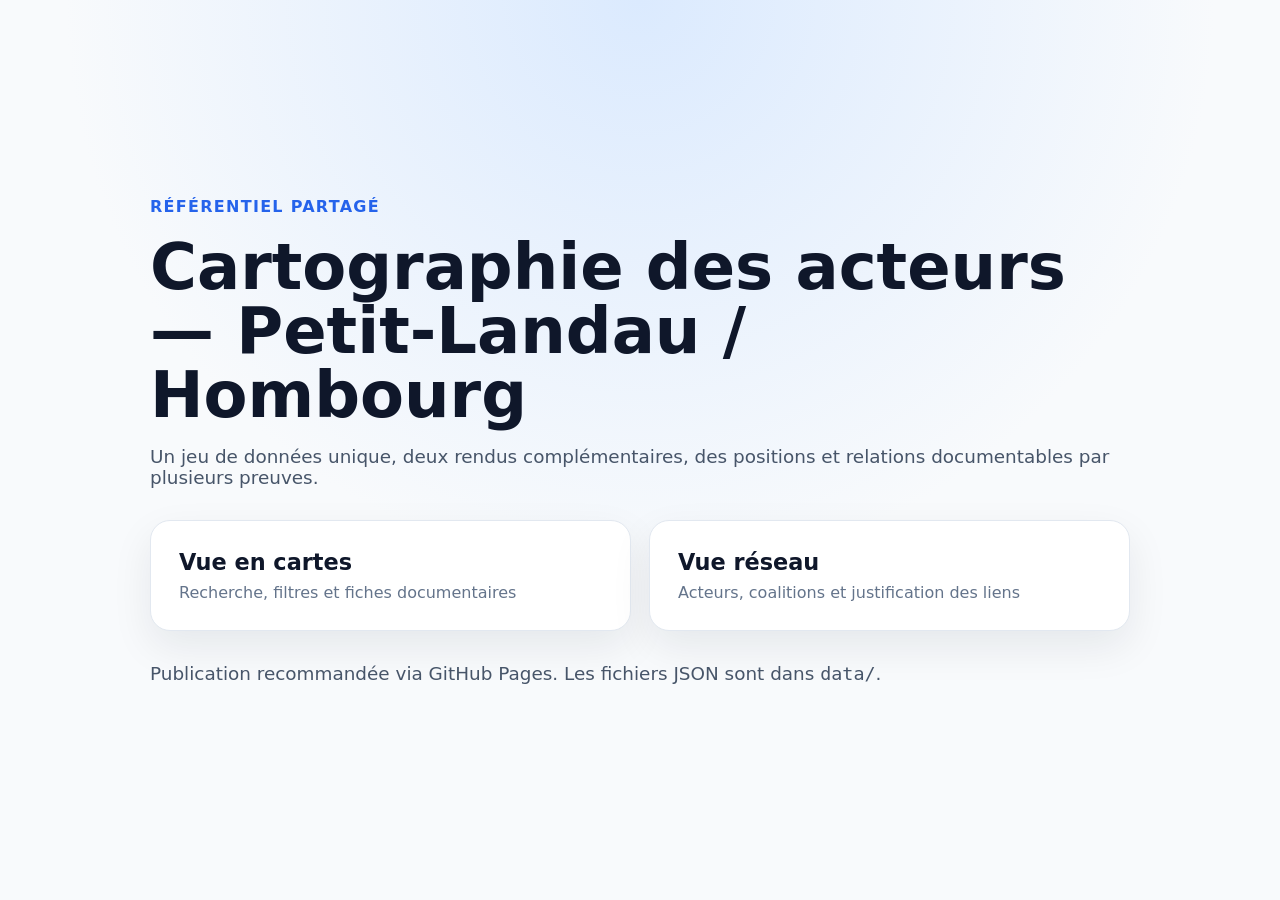
<file: index.html>
<!doctype html><html lang="fr"><head><meta charset="utf-8"><meta name="viewport" content="width=device-width,initial-scale=1"><title>Petit-Landau / Hombourg</title><link rel="stylesheet" href="assets/css/common.css"></head><body><main class="landing"><div class="hero"><span class="eyebrow">Référentiel partagé</span><h1>Cartographie des acteurs — Petit-Landau / Hombourg</h1><p>Un jeu de données unique, deux rendus complémentaires, des positions et relations documentables par plusieurs preuves.</p><div class="choices"><a class="choice" href="apps/cards/"><strong>Vue en cartes</strong><span>Recherche, filtres et fiches documentaires</span></a><a class="choice" href="apps/network/"><strong>Vue réseau</strong><span>Acteurs, coalitions et justification des liens</span></a></div><p class="notice">Publication recommandée via GitHub Pages. Les fichiers JSON sont dans <code>data/</code>.</p></div></main></body></html>
</file>
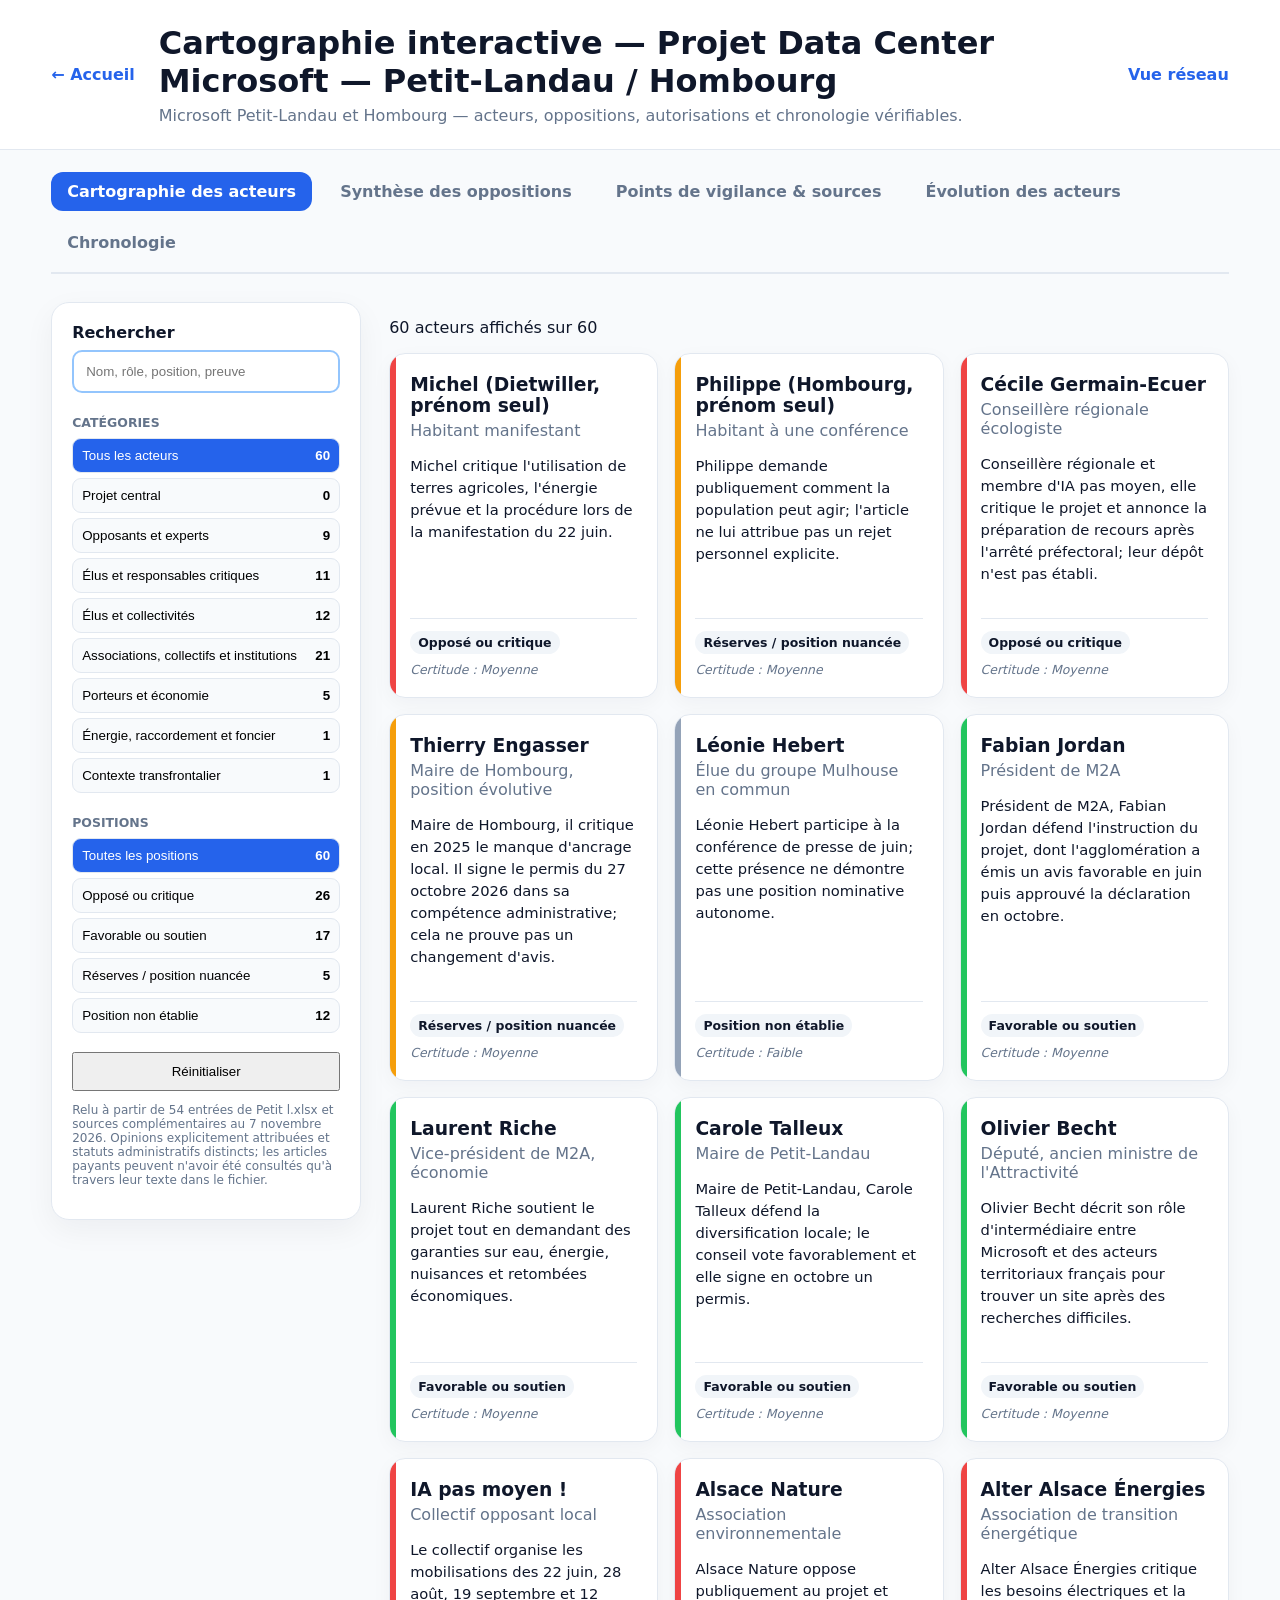
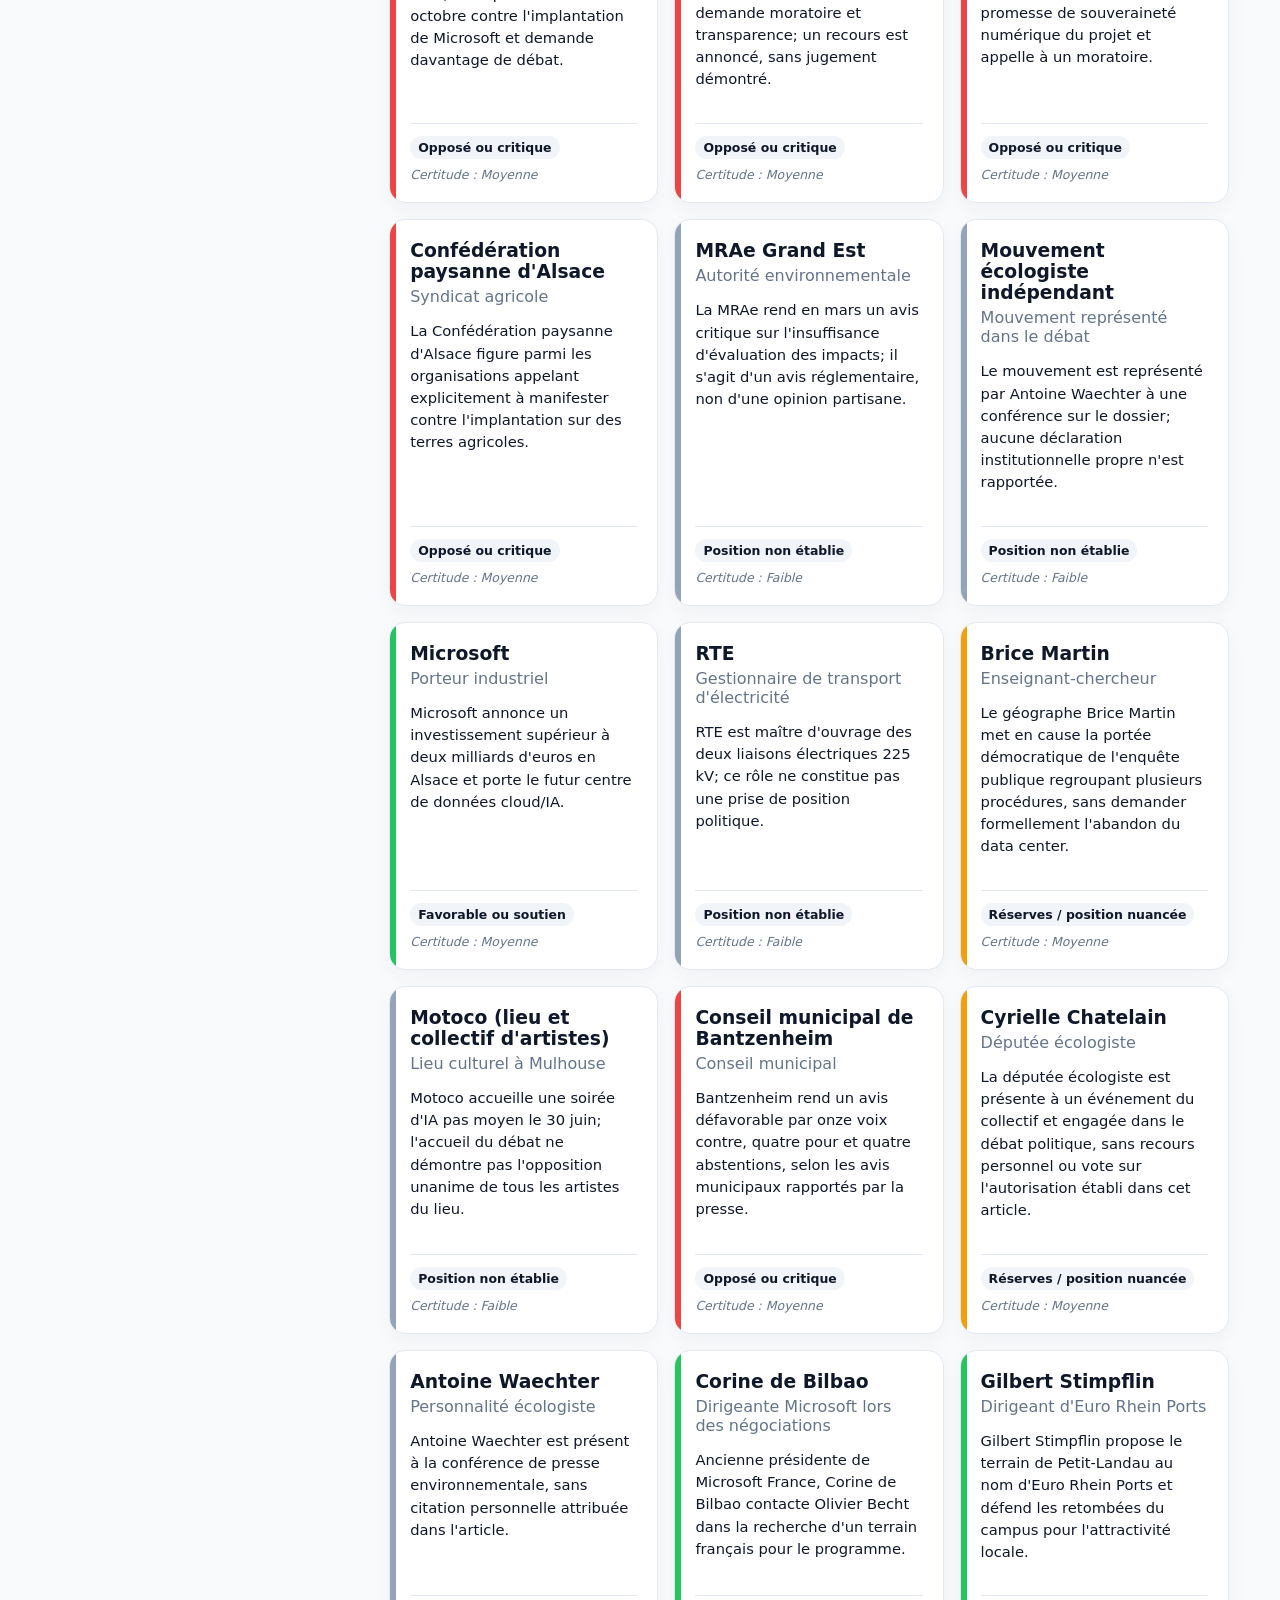
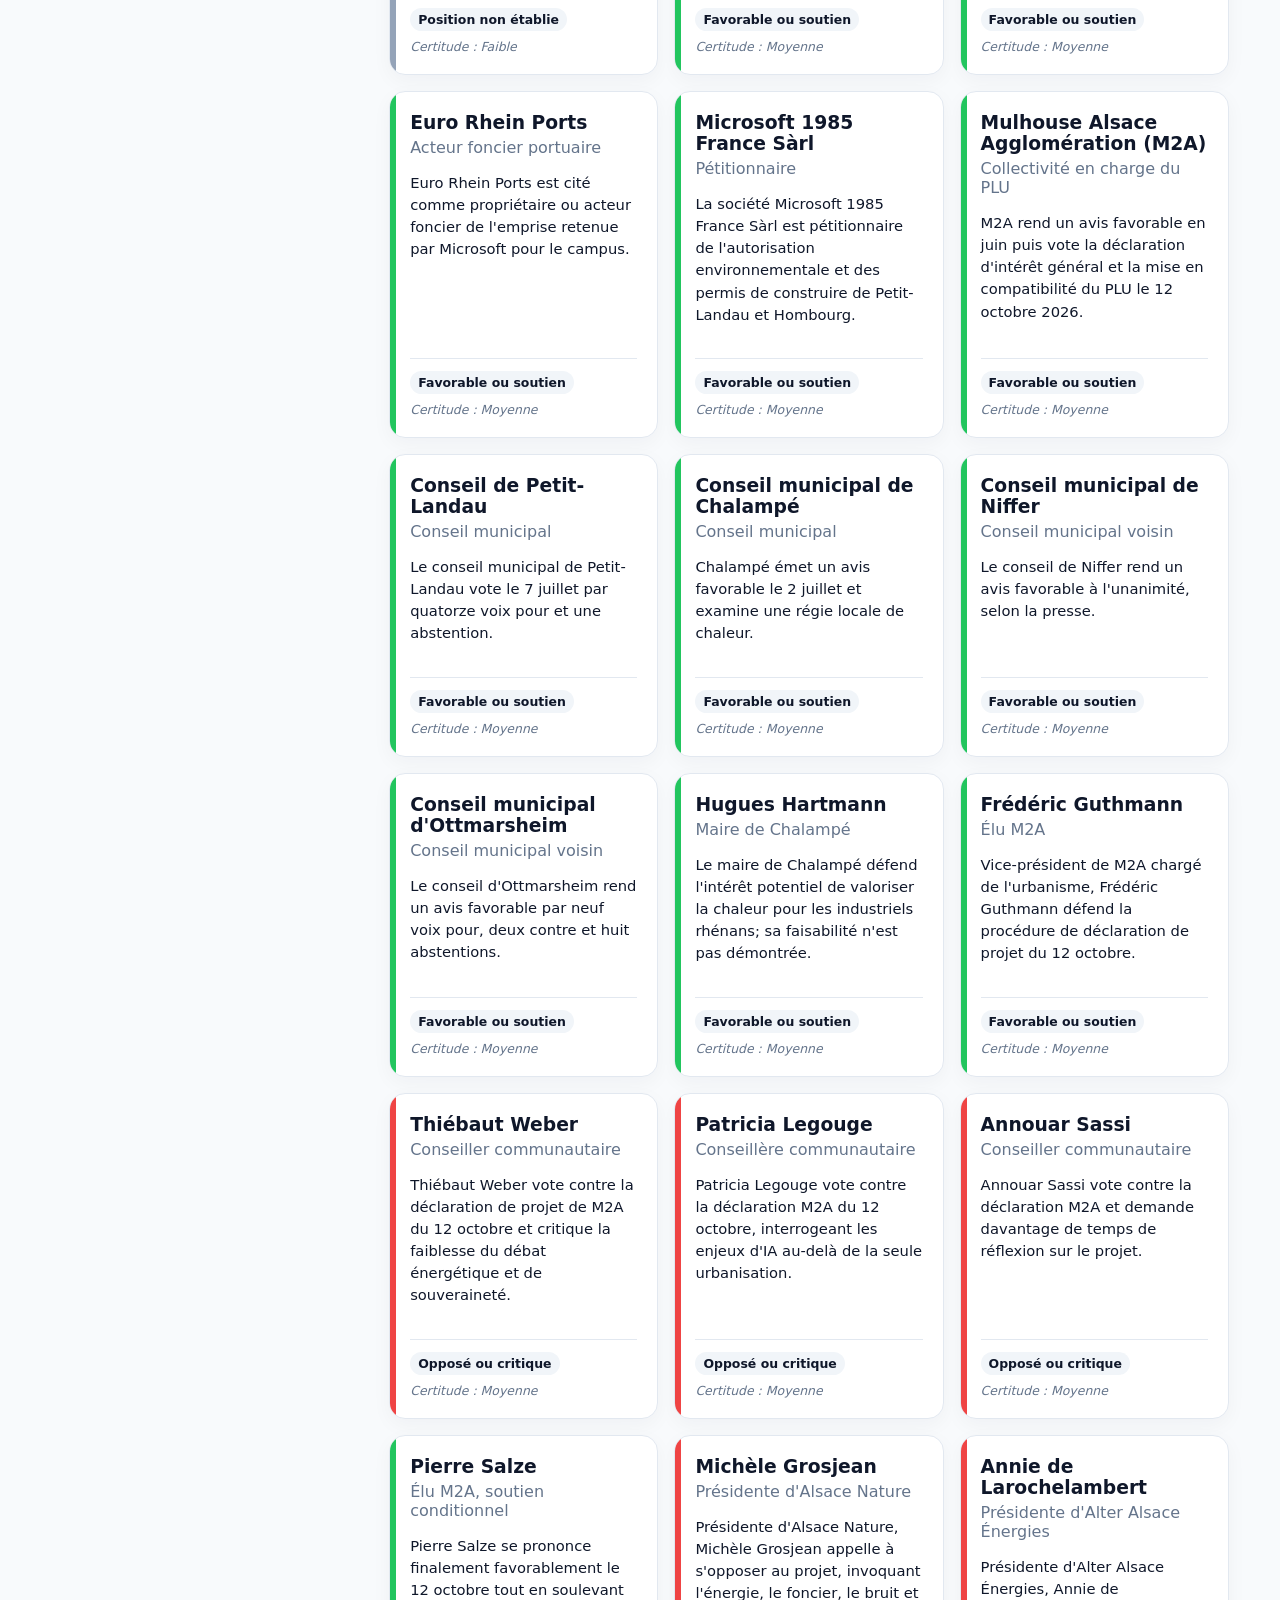
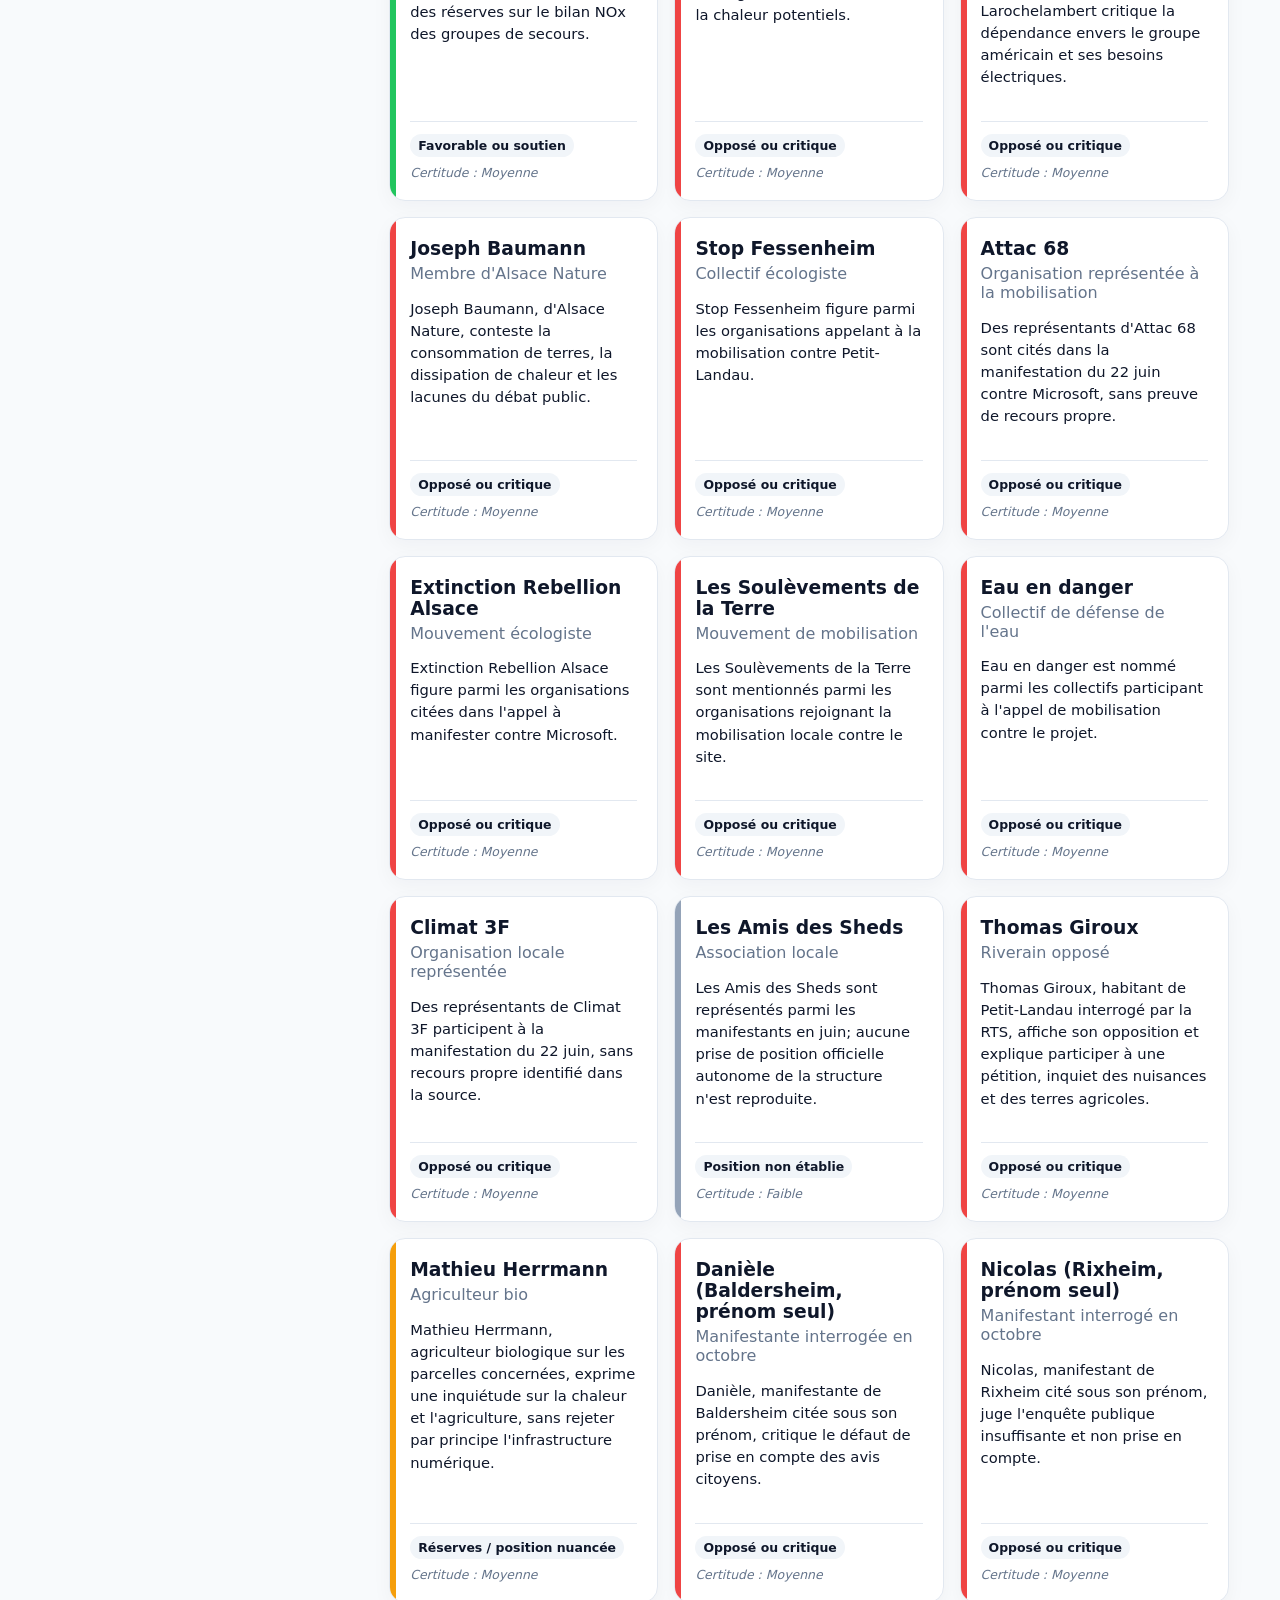
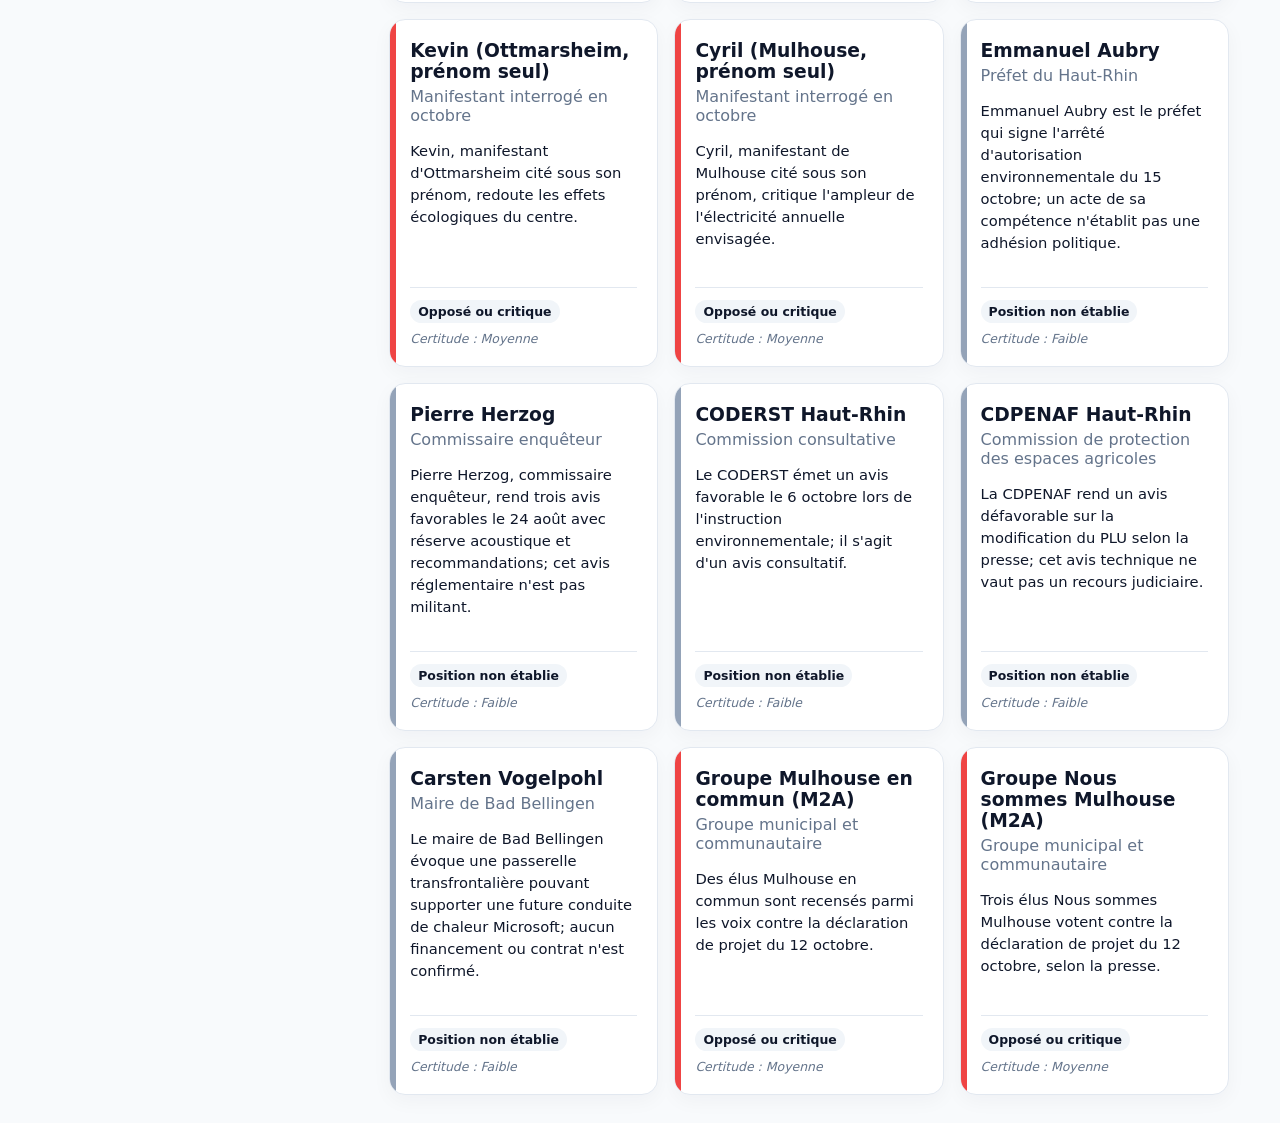
<file: apps/cards/index.html>
<!doctype html><html lang="fr"><head><meta charset="utf-8"><meta name="viewport" content="width=device-width,initial-scale=1"><title>Vue en cartes — Petit-Landau / Hombourg</title><link rel="stylesheet" href="../../assets/css/cards.css"><link rel="stylesheet" href="../../assets/css/evolution.css"></head><body><header><a href="../../">← Accueil</a><div><h1 id="title"></h1><p id="subtitle"></p></div><a class="switch" href="../network/">Vue réseau</a></header><nav class="tabs" aria-label="Navigation de la cartographie"><button class="tab active" data-tab="carto" aria-selected="true">Cartographie des acteurs</button><button class="tab" data-tab="griefs" aria-selected="false">Synthèse des oppositions</button><button class="tab" data-tab="watch" aria-selected="false">Points de vigilance &amp; sources</button><button class="tab" data-tab="evolution" aria-selected="false">Évolution des acteurs</button><button class="tab" data-tab="timeline" aria-selected="false">Chronologie</button></nav><section class="tab-pane active" id="tab-carto"><main class="layout"><aside><label>Rechercher<input id="search" type="search" placeholder="Nom, rôle, position, preuve"></label><section><h2>Catégories</h2><div id="categories"></div></section><section><h2>Positions</h2><div id="stances"></div></section><button id="reset">Réinitialiser</button><p class="data-notice" id="notice"></p></aside><section><p id="count"></p><div id="grid" class="grid"></div></section></main></section><section class="tab-pane" id="tab-griefs"><main class="summary-wrap"><div id="griefGrid" class="griefGrid"></div></main></section><section class="tab-pane" id="tab-watch"><main class="summary-wrap"><article class="listCard"><h2>🔍 Points de vigilance majeurs</h2><ul id="vigilance"></ul></article><article class="listCard"><h2>📰 Médias et sources répertoriés</h2><ul id="sources"></ul></article></main></section><section class="tab-pane" id="tab-evolution"><main class="summary-wrap"><div id="evolution-root"></div></main></section><section class="tab-pane" id="tab-timeline"><main class="summary-wrap"><div id="timelineGrid" class="griefGrid"></div><article class="listCard" style="margin-top:24px"><h2>Repères techniques</h2><div id="factGrid" class="griefGrid"></div></article></main></section><dialog id="dialog"><button class="close" aria-label="Fermer">×</button><div id="detail"></div></dialog><script type="module" src="../../assets/js/cards.js"></script></body></html>
</file>
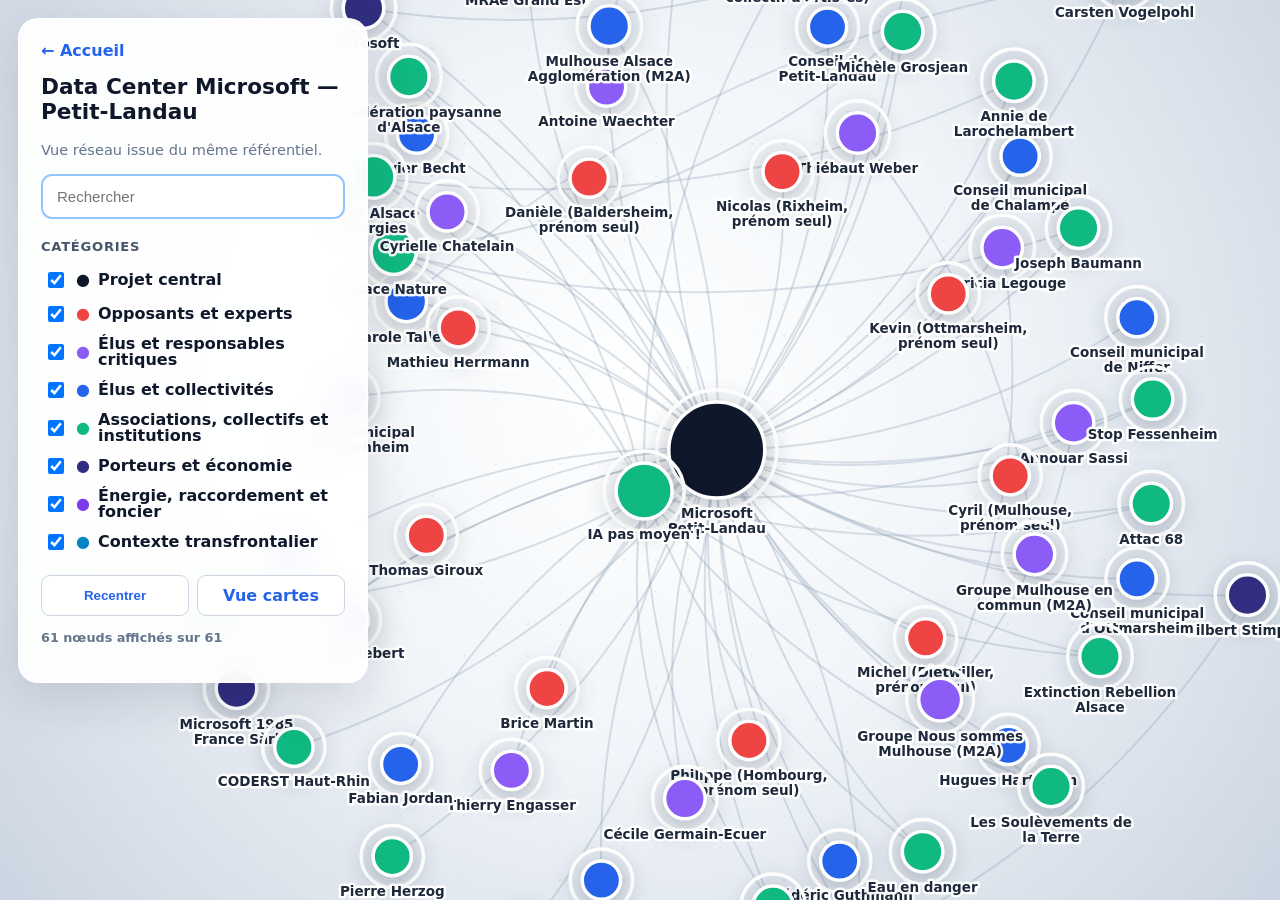
<file: apps/network/index.html>
<!doctype html><html lang="fr"><head><meta charset="utf-8"><meta name="viewport" content="width=device-width,initial-scale=1"><title>Vue réseau — Petit-Landau / Hombourg</title><link rel="stylesheet" href="../../assets/css/network.css"></head><body><div id="app"><svg id="svg"></svg><aside class="left"><a href="../../">← Accueil</a><h1>Data Center Microsoft — Petit-Landau</h1><p>Vue réseau issue du même référentiel.</p><input id="search" type="search" placeholder="Rechercher"><h2>Catégories</h2><div id="filters"></div><div class="buttons"><button id="center">Recentrer</button><a href="../cards/">Vue cartes</a></div><p id="count"></p></aside><aside id="panel" class="right"><button id="close">×</button><div id="details"></div></aside><div id="tip"></div></div><script type="module" src="../../assets/js/network.js"></script></body></html>
</file>
<file: assets/css/common.css>
*{box-sizing:border-box}body{margin:0;font-family:Inter,system-ui,-apple-system,"Segoe UI",sans-serif;background:#f8fafc;color:#0f172a}a{color:inherit}.landing{min-height:100vh;display:grid;place-items:center;padding:32px;background:radial-gradient(circle at top,#dbeafe,#f8fafc 52%)}.hero{max-width:980px}.eyebrow{color:#2563eb;font-weight:800;text-transform:uppercase;letter-spacing:.08em}.hero h1{font-size:clamp(2.2rem,5vw,4.6rem);line-height:1;margin:.3em 0}.hero p{font-size:1.15rem;color:#475569}.choices{display:grid;grid-template-columns:repeat(2,minmax(0,1fr));gap:18px;margin:32px 0}.choice{display:flex;flex-direction:column;gap:8px;text-decoration:none;background:white;padding:28px;border-radius:20px;border:1px solid #e2e8f0;box-shadow:0 16px 40px rgba(15,23,42,.08);transition:.2s}.choice:hover{transform:translateY(-4px);border-color:#60a5fa}.choice strong{font-size:1.4rem}.choice span,.notice{color:#64748b}@media(max-width:700px){.choices{grid-template-columns:1fr}}
</file>
<file: assets/css/cards.css>
:root{--blue:#2563eb;--border:#e2e8f0}*{box-sizing:border-box}body{margin:0;font-family:Inter,system-ui,sans-serif;background:#f8fafc;color:#0f172a}header{display:flex;align-items:center;gap:24px;padding:24px 4vw;background:white;border-bottom:1px solid var(--border)}header div{flex:1}header h1{margin:0 0 6px}header p{margin:0;color:#64748b}.switch,header>a{color:var(--blue);font-weight:700;text-decoration:none}.layout{display:grid;grid-template-columns:310px 1fr;gap:28px;padding:28px 4vw}aside{position:sticky;top:18px;align-self:start;background:white;border:1px solid var(--border);border-radius:18px;padding:20px;box-shadow:0 10px 30px #0f172a0d}label{font-weight:800}input{width:100%;margin-top:8px;padding:12px;border:2px solid #93c5fd;border-radius:10px}aside h2{font-size:.78rem;text-transform:uppercase;color:#64748b;margin:22px 0 8px}.filter{width:100%;display:flex;justify-content:space-between;margin:5px 0;padding:9px;border:1px solid var(--border);background:#f8fafc;border-radius:9px;cursor:pointer}.filter.active{background:var(--blue);color:white}#reset{width:100%;padding:10px;margin-top:14px}.data-notice{font-size:.75rem;color:#64748b}.grid{display:grid;grid-template-columns:repeat(auto-fill,minmax(245px,1fr));gap:16px}.card{position:relative;display:flex;flex-direction:column;background:white;border:1px solid var(--border);border-radius:16px;padding:20px;min-height:260px;box-shadow:0 6px 20px #0f172a0a;cursor:pointer;overflow:hidden;transition:transform .2s,box-shadow .2s}.card:before{content:"";position:absolute;inset:0 auto 0 0;width:6px;background:var(--stance)}.card:hover{transform:translateY(-3px);box-shadow:0 12px 30px #0f172a14}.card h3{margin:0 0 5px}.role,.muted{color:#64748b}.position{font-size:.92rem;line-height:1.5;flex:1}.footer{display:flex;flex-direction:column;align-items:flex-start;gap:8px;margin-top:18px;padding-top:12px;border-top:1px solid var(--border);font-size:.78rem}.badge{display:inline-flex;padding:4px 8px;border-radius:999px;background:#f1f5f9;font-weight:800}.footer span:last-child{display:block;color:#64748b;font-style:italic}dialog{width:min(760px,calc(100% - 28px));border:0;border-radius:20px;padding:28px;box-shadow:0 30px 80px #0f172a55}dialog::backdrop{background:#0f172a99}.close{float:right;border:0;background:#e2e8f0;border-radius:50%;width:34px;height:34px}.proof{padding:12px;margin:10px 0;background:#f8fafc;border-left:4px solid var(--blue);border-radius:8px}.relation{padding:12px;border:1px solid var(--border);border-radius:10px;margin:8px 0}.relation button{border:0;background:none;color:var(--blue);font-weight:800;cursor:pointer}@media(max-width:850px){.layout{grid-template-columns:1fr}aside{position:static}header{align-items:flex-start;flex-wrap:wrap}}

/* Extension strictement limitée aux deux onglets de synthèse. */
.tabs{display:flex;gap:12px;flex-wrap:wrap;margin:22px 4vw 0;padding-bottom:10px;border-bottom:2px solid var(--border)}
.tab{font:inherit;font-weight:650;border:0;border-radius:12px;background:transparent;color:#64748b;padding:10px 16px;cursor:pointer}
.tab:hover{background:#e2e8f0;color:#0f172a}
.tab.active{background:#2563eb;color:white}
.tab-pane{display:none}.tab-pane.active{display:block}
.summary-wrap{padding:28px 4vw;max-width:1560px;margin:auto}
.griefGrid{display:grid;grid-template-columns:repeat(auto-fill,minmax(365px,1fr));gap:20px}
.griefCard,.listCard{border:1px solid var(--border);border-radius:16px;padding:24px;background:white;box-shadow:0 6px 20px #0f172a0a;line-height:1.55}
.griefCard h2,.listCard h2{font-size:1.15rem;margin:0 0 12px}
.griefCard p{margin:0}.listCard{margin-bottom:20px}.listCard li{margin-bottom:12px}
@media(max-width:700px){.griefGrid{grid-template-columns:1fr}.tabs{gap:6px}.tab{flex:1 1 100%;text-align:left}}

.source-citations{margin-top:14px;padding-top:11px;border-top:1px solid #e2e8f0;font-size:.78rem;line-height:1.7;color:#475569}.source-citations a{color:#2563eb}#sources li small{display:block;margin-top:2px;font-size:.76rem}.chrono-date{color:#1d4ed8;font-size:.78rem;font-weight:800}.chrono-forecast .chrono-date{color:#b45309}#tab-timeline .griefCard p{margin:10px 0;line-height:1.55}
</file>
<file: assets/css/evolution.css>
/* Styles isolés de l'onglet Évolution */
.evolution-app { display: grid; gap: 22px; }
.evolution-top { display: flex; align-items: center; justify-content: space-between; gap: 20px; flex-wrap: wrap; }
.evolution-top h2 { margin: 0 0 4px; font-size: 1.55rem; }
.evolution-top p { margin: 0; color: var(--muted, #64748b); }
.evolution-modes { display: flex; gap: 5px; padding: 5px; border-radius: 12px; background: #e2e8f0; }
.evolution-modes button { border: 0; padding: 10px 16px; border-radius: 9px; cursor: pointer; background: transparent; color: #475569; font-weight: 700; }
.evolution-modes button.is-active { background: #fff; color: #1d4ed8; box-shadow: 0 2px 5px #0f172a16; }
.evolution-metrics { display: grid; grid-template-columns: repeat(3, minmax(0, 1fr)); gap: 12px; }
.evolution-metric, .evolution-panel { background: #fff; border: 1px solid var(--border, #e2e8f0); border-radius: 12px; box-shadow: var(--shadow, 0 3px 8px #0f172a0a); }
.evolution-metric { padding: 18px; display: grid; gap: 5px; }
.evolution-metric span { font-size: .85rem; color: var(--muted, #64748b); }
.evolution-metric strong { font-size: 2rem; font-variant-numeric: tabular-nums; }
.evolution-panel { padding: 24px; min-width: 0; }
.evolution-section-title { display: flex; justify-content: space-between; align-items: center; gap: 18px; flex-wrap: wrap; margin-bottom: 18px; }
.evolution-section-title h3 { margin: 0; font-size: 1.1rem; }
.evolution-section-title label { display: flex; align-items: center; gap: 8px; color: #475569; font-size: .85rem; font-weight: 600; }
.evolution-section-title select, .evolution-section-title input { padding: 9px 12px; border: 1px solid #cbd5e1; border-radius: 9px; background: #fff; color: #0f172a; font: inherit; min-width: 160px; }
.evolution-chart { width: 100%; overflow-x: auto; }
.evolution-chart svg { display: block; height: auto; max-height: 400px; }
.evolution-legend { display: flex; flex-wrap: wrap; gap: 9px; margin-top: 16px; }
.evolution-legend-button { display: inline-flex; align-items: center; gap: 7px; border: 1px solid #cbd5e1; border-radius: 999px; padding: 6px 10px; background: #fff; color: #64748b; font-size: .82rem; cursor: pointer; opacity: .5; }
.evolution-legend-button.is-on { opacity: 1; color: #0f172a; }
.evolution-swatch { display: inline-block; flex-shrink: 0; width: 12px; height: 12px; border-radius: 3px; }
.evolution-hint { font-size: .83rem; color: var(--muted, #64748b); }
.evolution-roster { display: grid; gap: 9px; }
.evolution-person { display: flex; align-items: flex-start; gap: 12px; padding: 12px; border-radius: 9px; border: 1px solid #e2e8f0; }
.evolution-person .evolution-swatch { margin-top: 5px; }
.evolution-person strong { display: block; font-size: .92rem; }
.evolution-person small { display: block; color: #64748b; margin-top: 3px; line-height: 1.45; }
.evolution-warning { color: #92400e; font-size: .85rem; }
.evolution-empty h2 { margin-top: 0; }
@media (max-width: 650px) {
  .evolution-metrics { grid-template-columns: 1fr; }
  .evolution-panel { padding: 15px; } 
  .evolution-section-title { align-items: stretch; flex-direction: column; }
  .evolution-section-title input { width: 100%; }
}

/* Renvoi direct vers la source du premier jalon de chaque acteur. */
.evolution-person a{color:#2563eb;text-decoration:none}.evolution-person a:hover{text-decoration:underline}
</file>
<file: assets/css/network.css>
*{box-sizing:border-box}body{margin:0;font-family:Inter,system-ui,-apple-system,"Segoe UI",sans-serif;overflow:hidden;color:#0f172a}#app{width:100vw;height:100vh;background:radial-gradient(circle at 50% 44%,#fff 0,#f1f5f9 44%,#cbd5e1 100%);position:relative}#app:before{content:"";position:absolute;inset:0;background-image:radial-gradient(#94a3b8 1px,transparent 1px);background-size:32px 32px;opacity:.22;pointer-events:none}svg{position:relative;width:100%;height:100%;cursor:grab}.left,.right{position:absolute;top:18px;background:#fffffff0;backdrop-filter:blur(16px);border:1px solid #ffffffcc;border-radius:20px;box-shadow:0 16px 50px #0f172a22;padding:22px;z-index:5}.left{left:18px;width:350px;max-height:calc(100vh - 36px);overflow:auto}.right{right:18px;width:430px;max-height:calc(100vh - 36px);overflow:auto;transform:translateX(120%);opacity:0;pointer-events:none;transition:transform .3s,opacity .3s}.right.active{transform:none;opacity:1;pointer-events:auto}.left>a{color:#2563eb;font-weight:750;text-decoration:none}.left h1{font-size:1.35rem;margin:14px 0 4px}.left>p{color:#64748b;font-size:.91rem;line-height:1.45}.left input{width:100%;padding:12px 14px;border:2px solid #93c5fd;border-radius:11px;font-size:.94rem}.left h2{font-size:.82rem;text-transform:uppercase;letter-spacing:.055em;color:#475569;margin:20px 0 9px}.check{display:grid;grid-template-columns:20px 14px minmax(0,1fr);align-items:center;column-gap:8px;min-height:34px;padding:5px 7px;border-radius:8px;font-size:.94rem;font-weight:600;line-height:1.25}.check:hover{background:#f1f5f9}.check input{width:16px;height:16px;margin:0}.check span{font-size:1rem;line-height:1}.buttons{display:flex;gap:8px;margin-top:16px}.buttons button,.buttons a{flex:1;padding:10px;text-align:center;border:1px solid #cbd5e1;border-radius:9px;background:white;text-decoration:none;color:#2563eb;font-weight:750}.right>button{float:right;border:0;border-radius:50%;width:34px;height:34px;font-size:1.1rem}.node{cursor:pointer;transition:opacity .22s}.node circle{stroke:#fff;stroke-width:3.5;filter:drop-shadow(0 5px 9px #0f172a3b);transition:transform .22s,filter .22s,stroke .22s,stroke-width .22s}.node text{font-size:13.5px;font-weight:800;text-anchor:middle;paint-order:stroke fill;stroke:#fffffff2;stroke-width:5px;stroke-linejoin:round;fill:#1e293b;pointer-events:none;transition:font-size .22s,opacity .22s}.node:hover circle,.node.active circle{transform:scale(1.2);stroke:#0f172a;stroke-width:4.5;filter:drop-shadow(0 8px 15px #0f172a55)}.node:hover text,.node.active text{font-size:15px}.node.dimmed{opacity:.12}.link{fill:none;stroke:#94a3b8;stroke-opacity:.34;stroke-width:2;cursor:pointer;transition:stroke .2s,stroke-opacity .2s,stroke-width .2s}.link:hover,.link.active{stroke:#2563eb;stroke-opacity:.95;stroke-width:4}.link.dimmed{stroke-opacity:.035}.hidden{display:none}.proof,.relationBox{padding:12px;margin:9px 0;background:#f8fafc;border-radius:9px;border-left:4px solid #2563eb;line-height:1.45}.right a{color:#2563eb}#tip{position:absolute;display:none;z-index:20;max-width:330px;background:#0f172af2;color:white;padding:10px 13px;border-radius:10px;font-size:.84rem;line-height:1.35;pointer-events:none;box-shadow:0 12px 30px #0f172a55}#tip strong{display:block;font-size:.92rem;margin-bottom:3px}#tip small{color:#cbd5e1}#count{font-size:.8rem;font-weight:700;color:#64748b}@media(max-width:780px){.left{width:calc(100% - 36px);max-height:40vh;top:auto;bottom:18px}.right{width:calc(100% - 36px);max-height:56vh}.node text{font-size:12px}}
</file>
